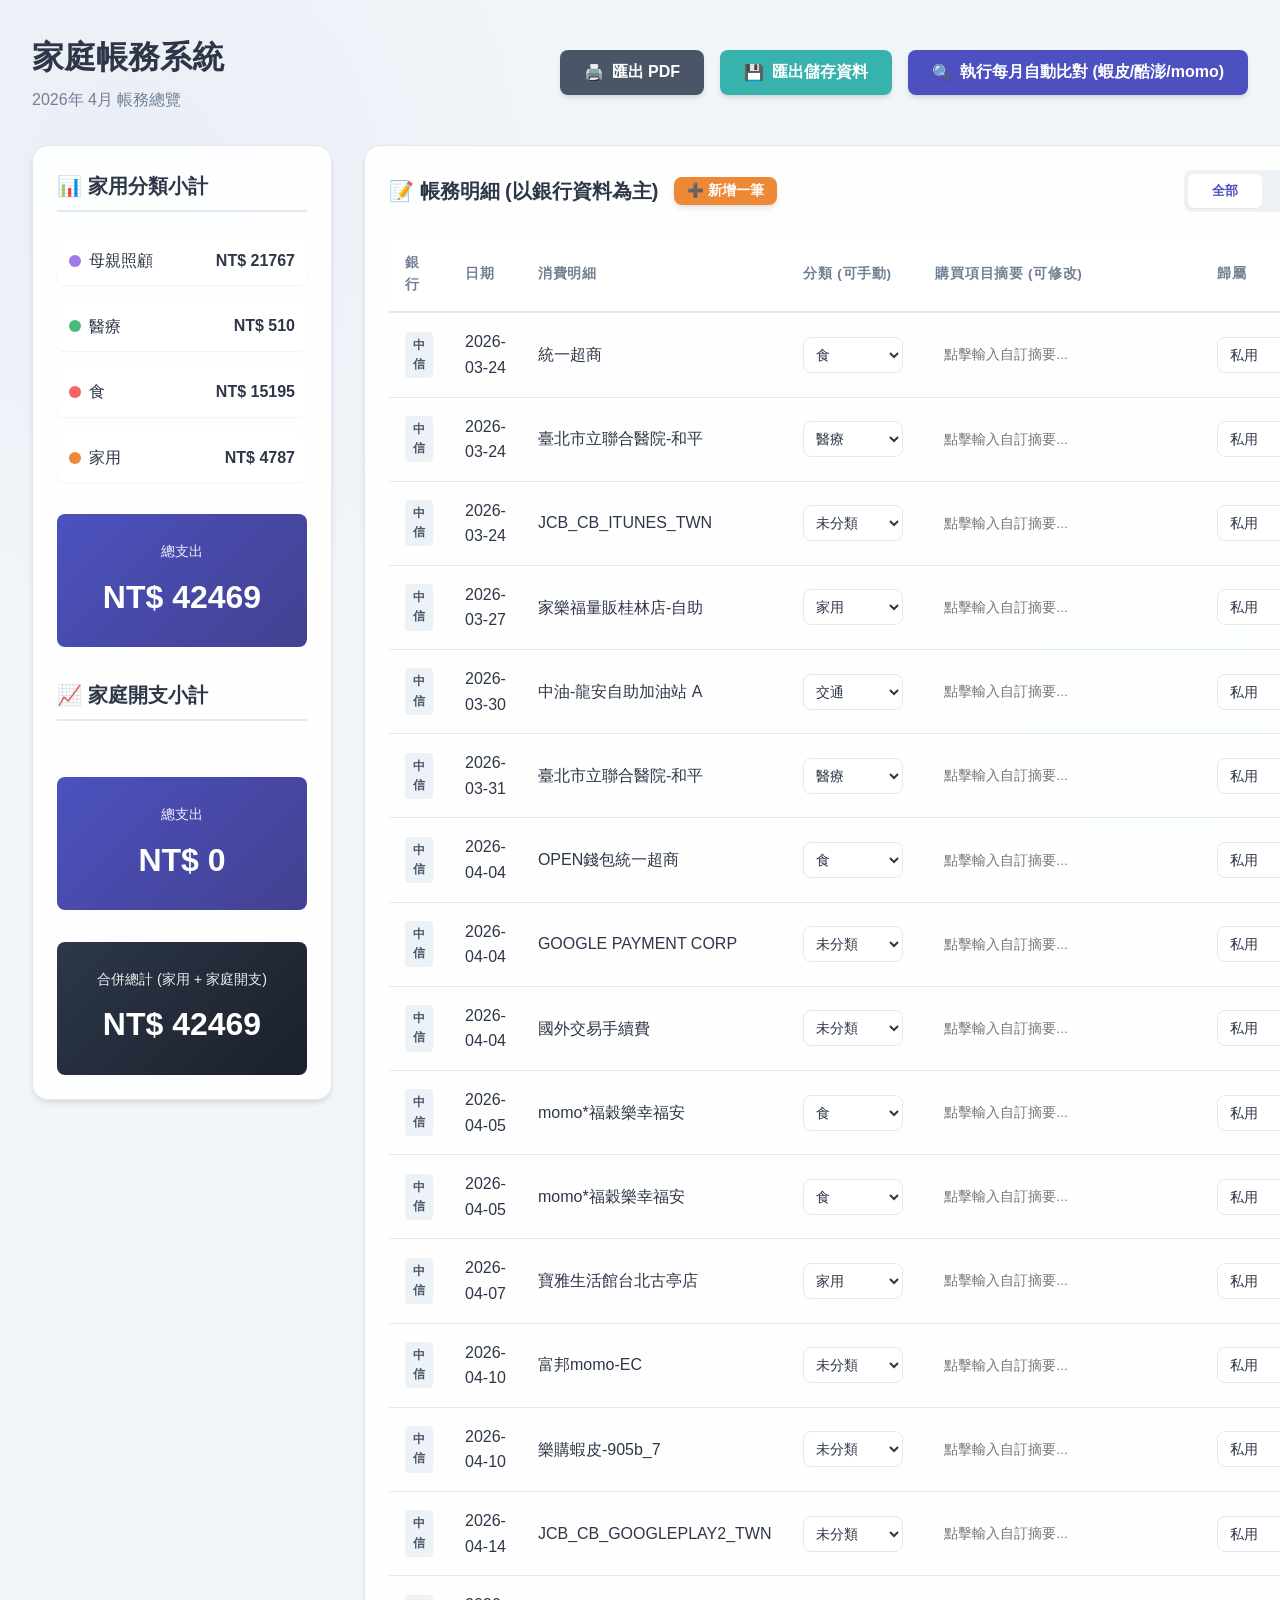
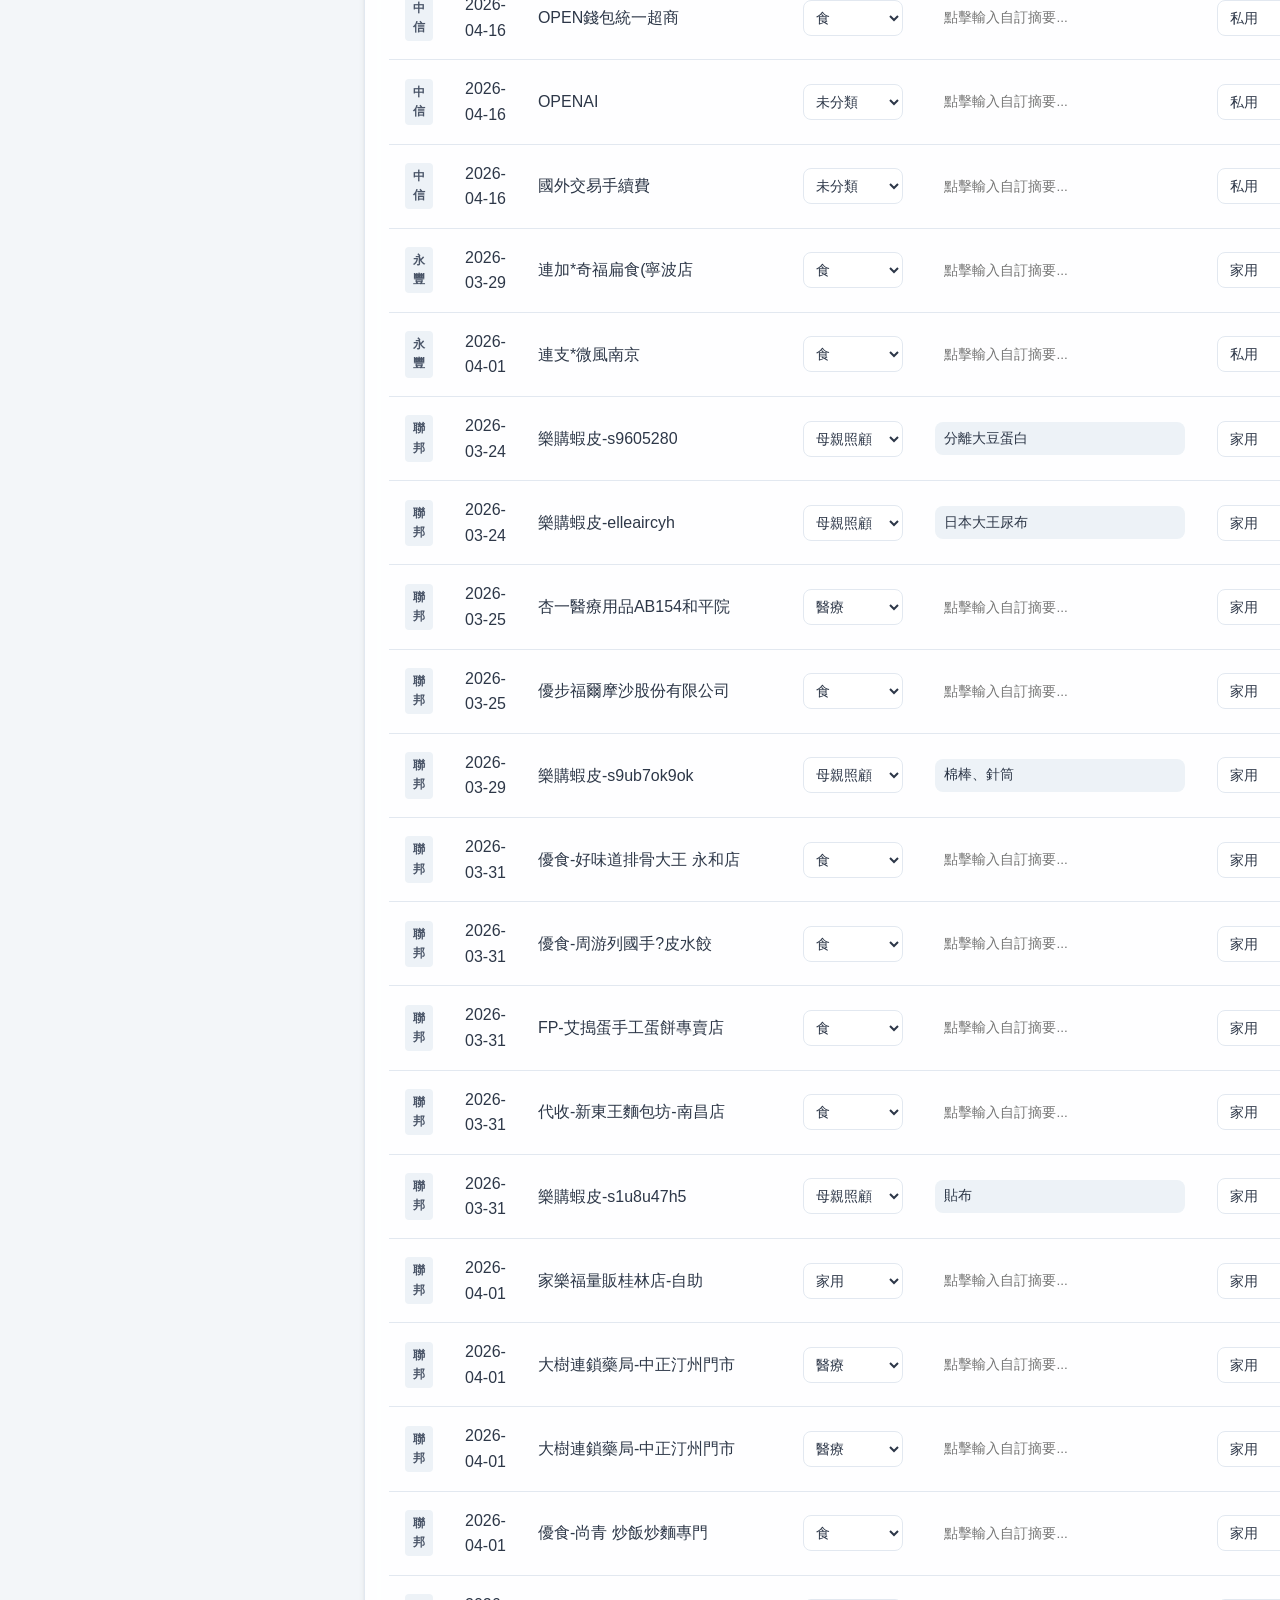
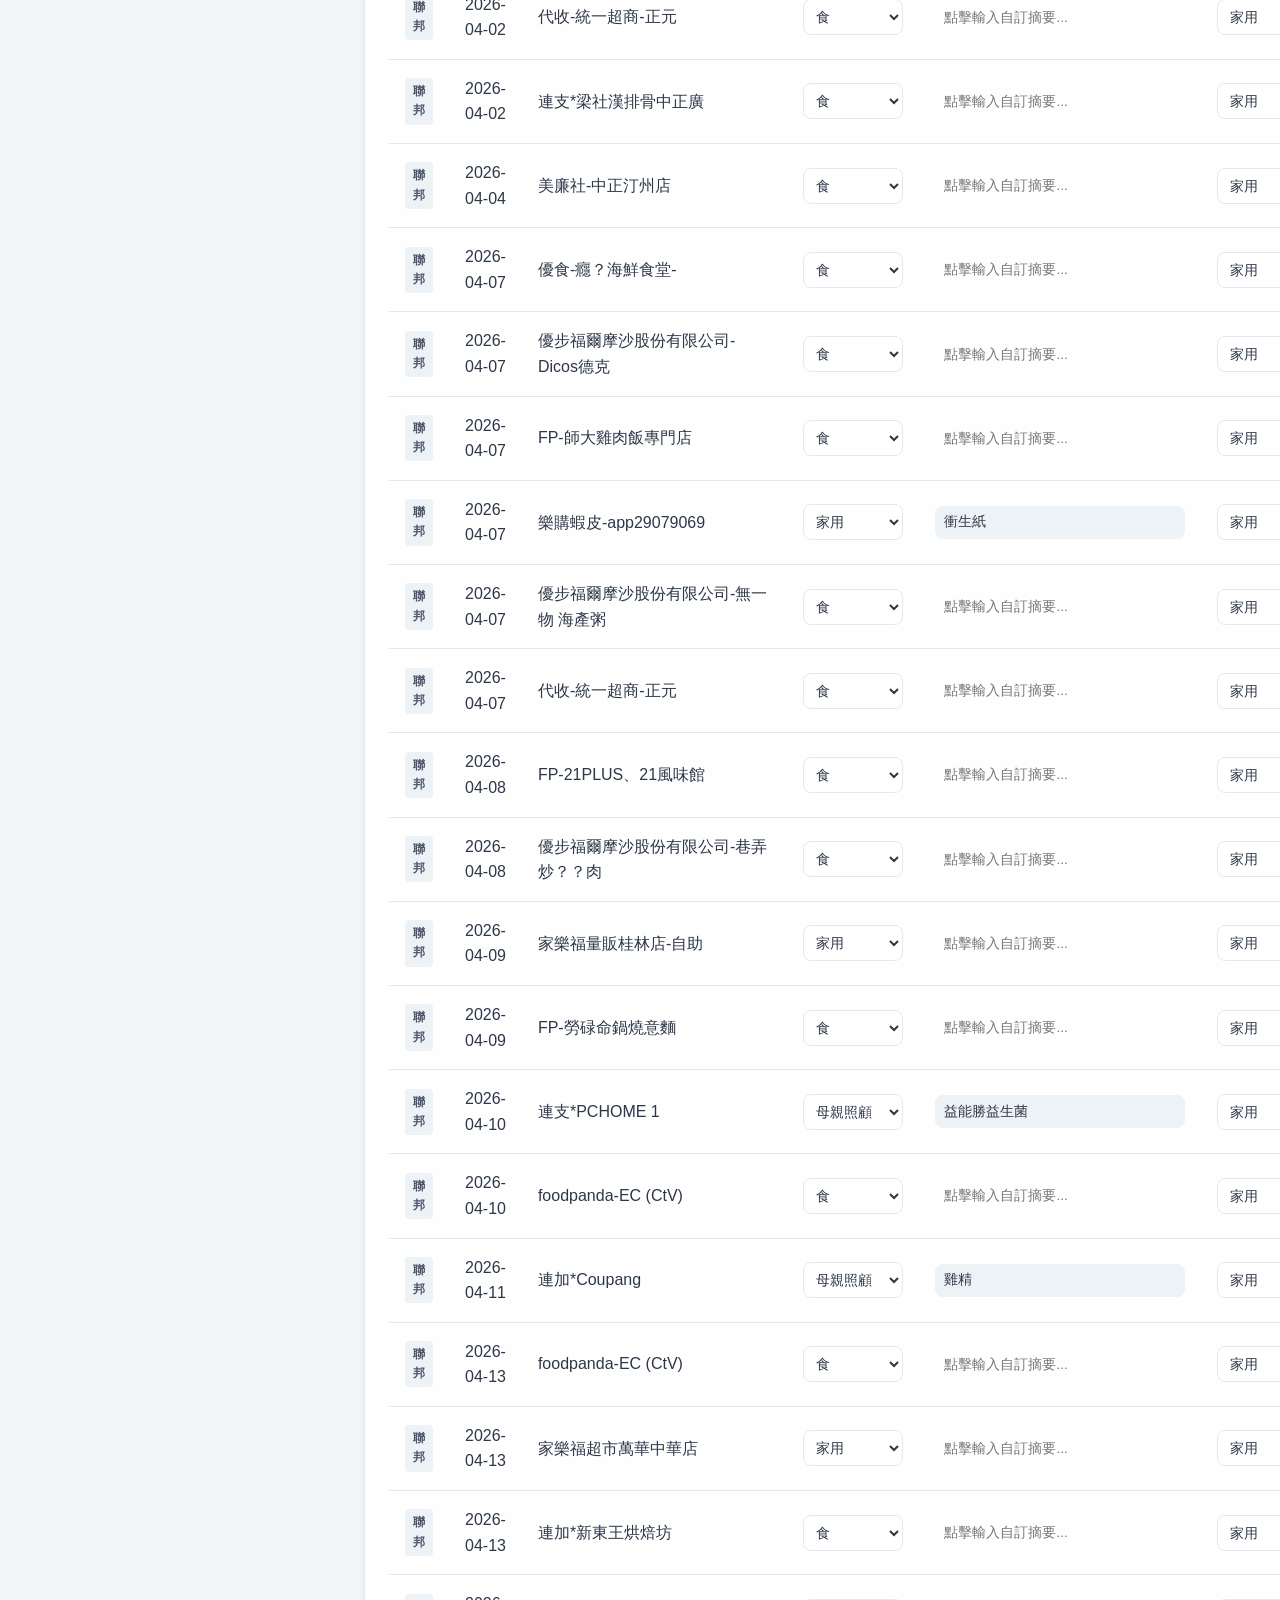
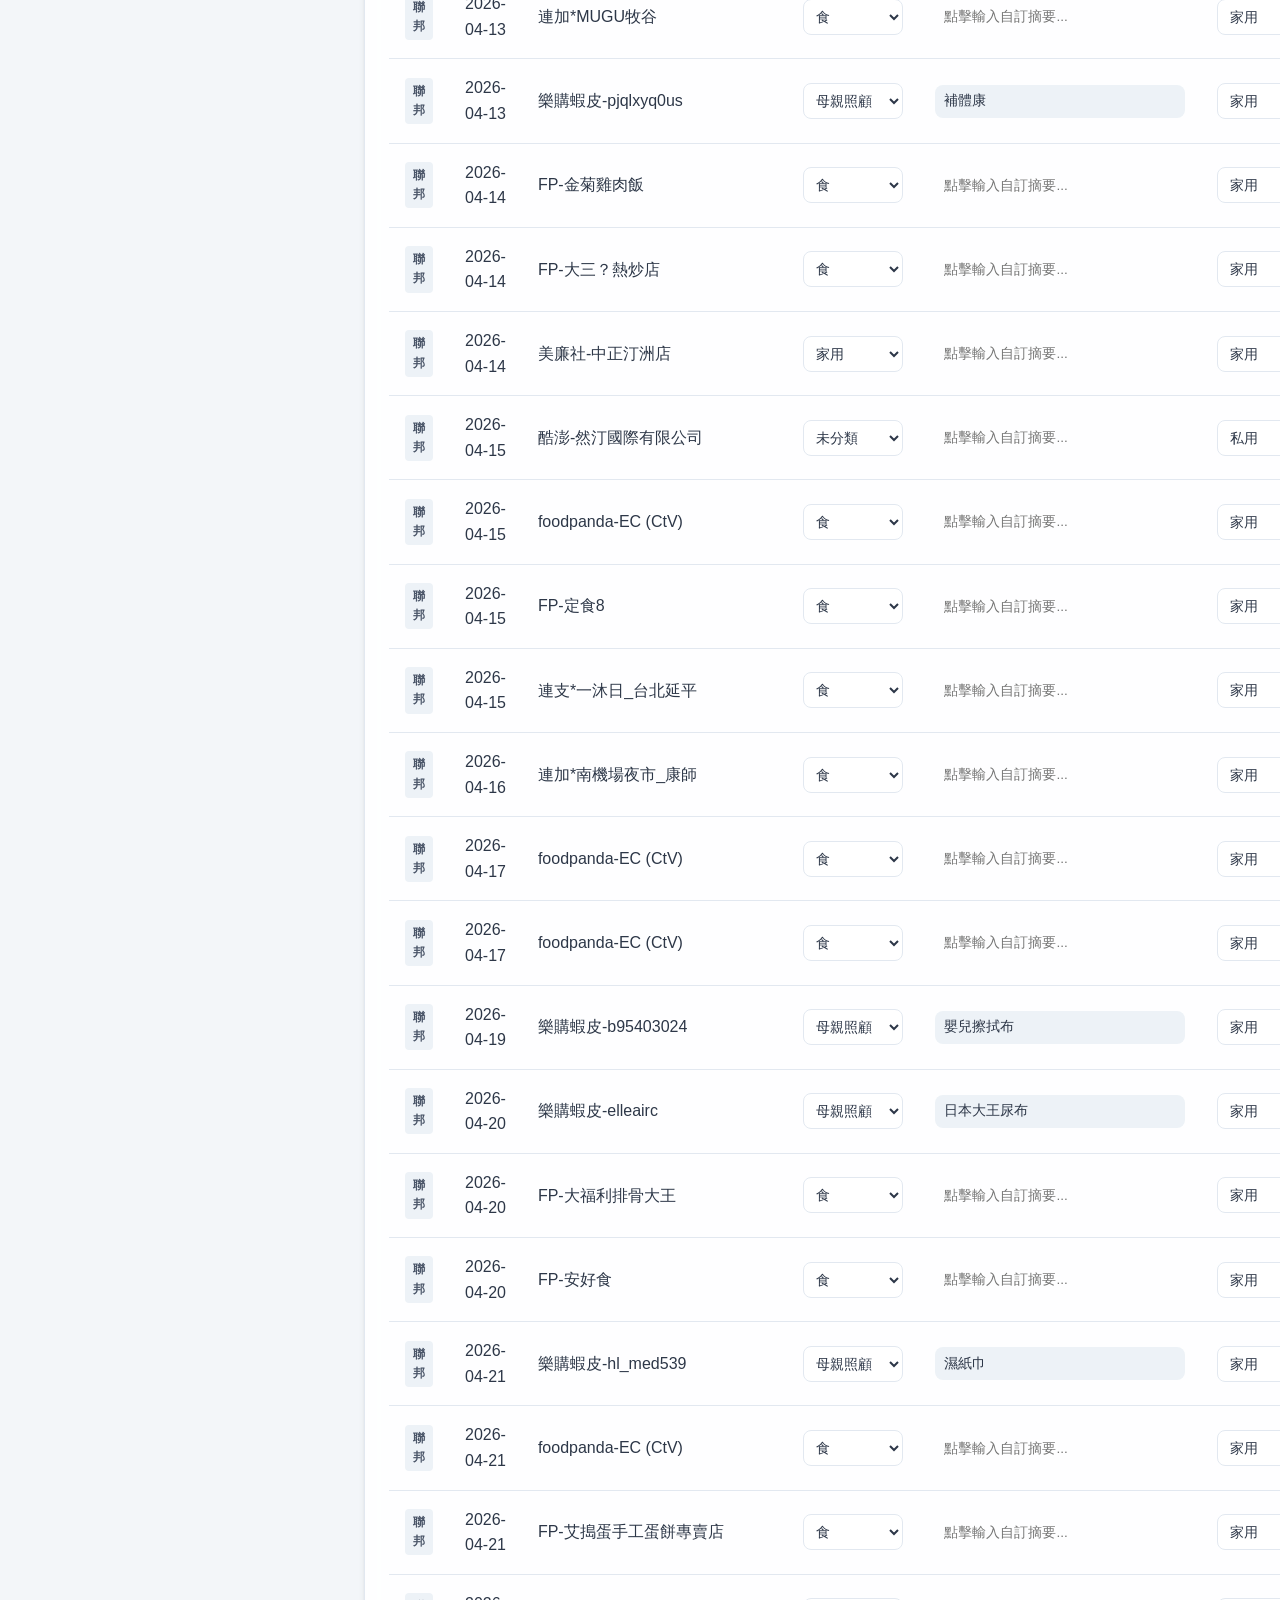
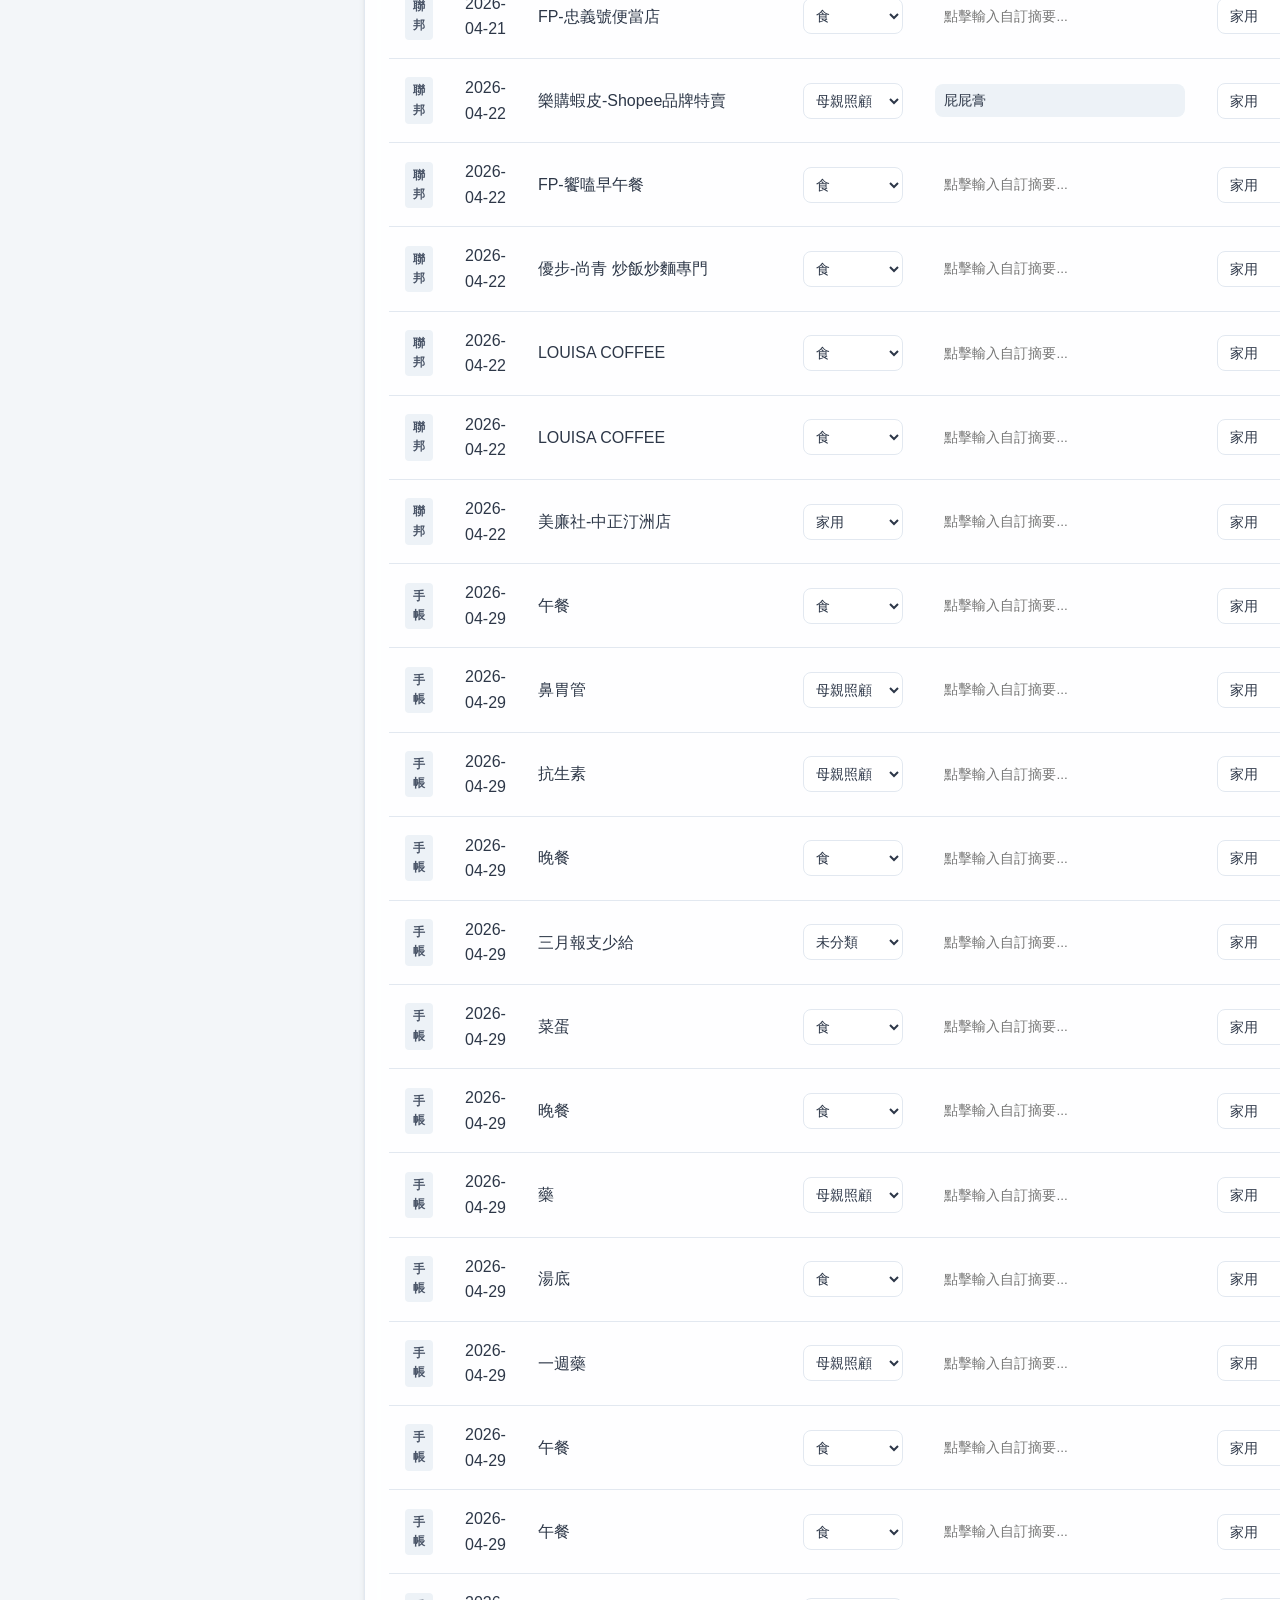
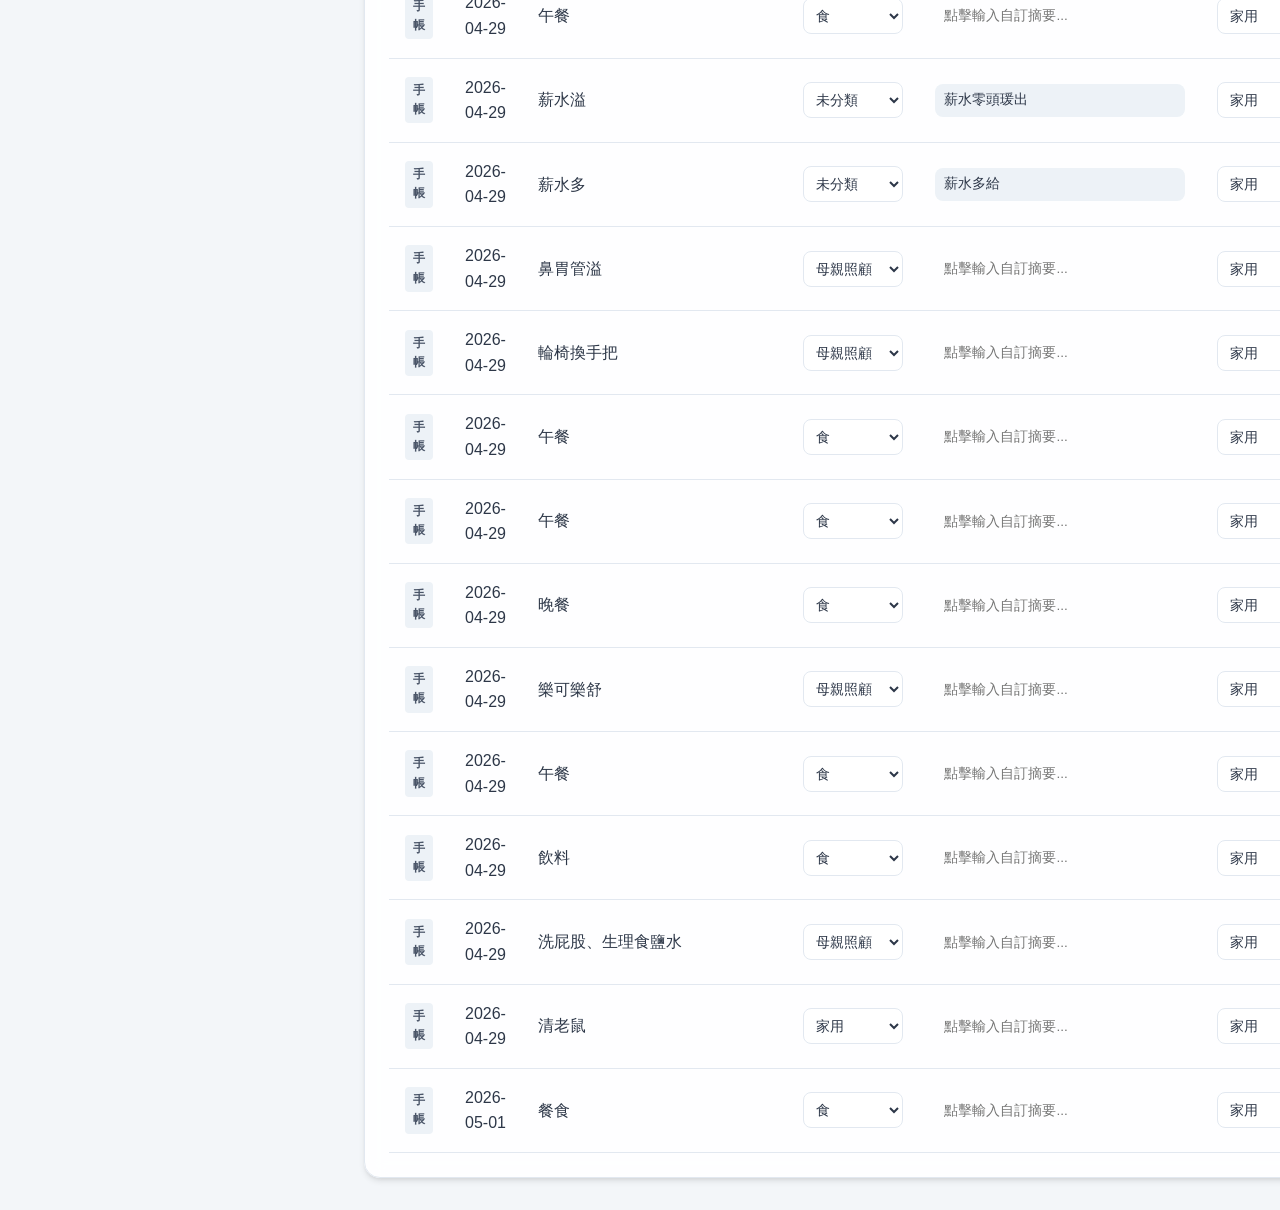
<file: 202604/index.html>
<!DOCTYPE html>
<html lang="zh-TW">
<head>
    <meta charset="UTF-8">
    <meta name="viewport" content="width=device-width, initial-scale=1.0">
    <title>每月家庭帳務記錄 (2026年4月)</title>
    <link rel="stylesheet" href="style.css">
</head>
<body>
    <div class="app-container">
        <!-- 頂部標題與控制區 -->
        <header class="header">
            <div>
                <h1>家庭帳務系統</h1>
                <p class="subtitle">2026年 4月 帳務總覽</p>
            </div>
            <div style="display: flex; gap: 1rem;">
                <button id="print-btn" class="primary-btn" style="background-color: #4a5568; border-color: #2d3748;">
                    <span class="icon">🖨️</span> 匯出 PDF
                </button>
                <button id="export-btn" class="primary-btn" style="background-color: #38b2ac; border-color: #319795;">
                    <span class="icon">💾</span> 匯出儲存資料
                </button>
                <button id="run-match-btn" class="primary-btn">
                    <span class="icon">🔍</span> 執行每月自動比對 (蝦皮/酷澎/momo)
                </button>
            </div>
        </header>

        <div class="content-wrapper">
            <!-- 左側：分類統計小計 -->
            <aside class="sidebar">
                <h2>📊 家用分類小計</h2>
                <div class="summary-list" id="summary-list">
                    <!-- 分類小計會由 JS 動態生成 -->
                </div>
                <div class="total-box" style="margin-bottom: 2rem;">
                    <span>總支出</span>
                    <h3 id="grand-total">NT$ 0</h3>
                </div>

                <h2>📈 家庭開支小計</h2>
                <div class="summary-list" id="family-summary-list">
                    <!-- 家庭開支分類小計會由 JS 動態生成 -->
                </div>
                <div class="total-box" style="margin-bottom: 2rem;">
                    <span>總支出</span>
                    <h3 id="family-grand-total">NT$ 0</h3>
                </div>

                <div class="total-box" style="background: linear-gradient(135deg, #2d3748 0%, #1a202c 100%);">
                    <span>合併總計 (家用 + 家庭開支)</span>
                    <h3 id="combined-grand-total">NT$ 0</h3>
                </div>
            </aside>

            <!-- 右側：帳務明細表 -->
            <main class="main-content">
                <div class="main-header">
                    <div style="display: flex; align-items: center; gap: 1rem;">
                        <h2>📝 帳務明細 (以銀行資料為主)</h2>
                        <button id="add-manual-btn" class="primary-btn" style="padding: 0.3rem 0.8rem; font-size: 0.85rem; background: #ed8936; border-color: #dd6b20;">
                            ➕ 新增一筆
                        </button>
                    </div>
                    <div class="tabs" id="usage-tabs">
                        <button class="tab-btn active" data-tab="all">全部</button>
                        <button class="tab-btn" data-tab="家用">家用</button>
                        <button class="tab-btn" data-tab="私用">私用</button>
                        <button class="tab-btn" data-tab="家庭開支">家庭開支</button>
                    </div>
                </div>
                <div class="table-container">
                    <table class="transaction-table">
                        <thead>
                            <tr>
                                <th>銀行</th>
                                <th>日期</th>
                                <th>消費明細</th>
                                <th>分類 (可手動)</th>
                                <th>購買項目摘要 (可修改)</th>
                                <th>歸屬</th>
                                <th class="text-right">台幣金額</th>
                                <th class="text-right">外幣金額</th>
                                <th style="text-align: center;">操作</th>
                            </tr>
                        </thead>
                        <tbody id="transaction-body">
                            <!-- 交易紀錄會由 JS 動態生成 -->
                        </tbody>
                    </table>
                </div>
            </main>
        </div>
    </div>

    <!-- 衝突選擇彈窗 (Modal) -->
    <div id="conflict-modal" class="modal">
        <div class="modal-content">
            <div class="modal-header">
                <h2>⚠️ 偵測到相同金額訂單</h2>
                <p>請為銀行扣款 <strong id="conflict-bank-detail"></strong> (金額: <strong id="conflict-amount"></strong>) 選擇對應的電商訂單：</p>
            </div>
            <div class="modal-body" id="conflict-options">
                <!-- 選項由 JS 產生 -->
            </div>
            <div class="modal-footer">
                <button id="skip-conflict-btn" class="secondary-btn">略過此筆</button>
            </div>
        </div>
    </div>

    <!-- 載入腳本 -->
    <!-- 手動新增視窗 -->
    <div id="manual-modal" class="modal">
        <div class="modal-content" style="max-width: 500px; padding: 2rem;">
            <h3 style="color: var(--primary-color); margin-bottom: 1rem;">➕ 新增手動項目</h3>
            
            <label style="font-weight: bold; font-size: 0.9rem;">日期 (格式: 2026-04-XX)</label>
            <input type="text" id="manual-date" class="summary-input" style="width: 100%; margin-bottom: 1rem; border: 1px solid #e2e8f0; padding: 0.5rem;">
            
            <label style="font-weight: bold; font-size: 0.9rem;">消費明細</label>
            <input type="text" id="manual-details" class="summary-input" style="width: 100%; margin-bottom: 0.5rem; border: 1px solid #e2e8f0; padding: 0.5rem;">
            
            <!-- 快速輸入標籤區塊 -->
            <div id="quick-tags" style="display: flex; flex-wrap: wrap; gap: 0.5rem; margin-bottom: 1rem;">
                <!-- Tags will be rendered by JS -->
            </div>
            
            <label style="font-weight: bold; font-size: 0.9rem;">金額 (台幣)</label>
            <input type="number" id="manual-amount" class="summary-input" style="width: 100%; margin-bottom: 1rem; border: 1px solid #e2e8f0; padding: 0.5rem;">
            
            <label style="font-weight: bold; font-size: 0.9rem;">分類</label>
            <select id="manual-cat" class="cat-select" style="width: 100%; margin-bottom: 1rem; padding: 0.5rem;"></select>
            
            <label style="font-weight: bold; font-size: 0.9rem;">歸屬</label>
            <select id="manual-usage" class="usage-select" style="width: 100%; margin-bottom: 1.5rem; padding: 0.5rem;">
                <option value="家用" selected>家用</option>
                <option value="私用">私用</option>
                <option value="家庭開支">家庭開支</option>
            </select>
            
            <div style="display: flex; gap: 1rem; justify-content: flex-end;">
                <button id="cancel-manual-btn" class="primary-btn" style="background: #a0aec0;">取消</button>
                <button id="confirm-manual-btn" class="primary-btn">確認新增</button>
            </div>
        </div>
    </div>

    <script src="script.js"></script>
</body>
</html>
</file>
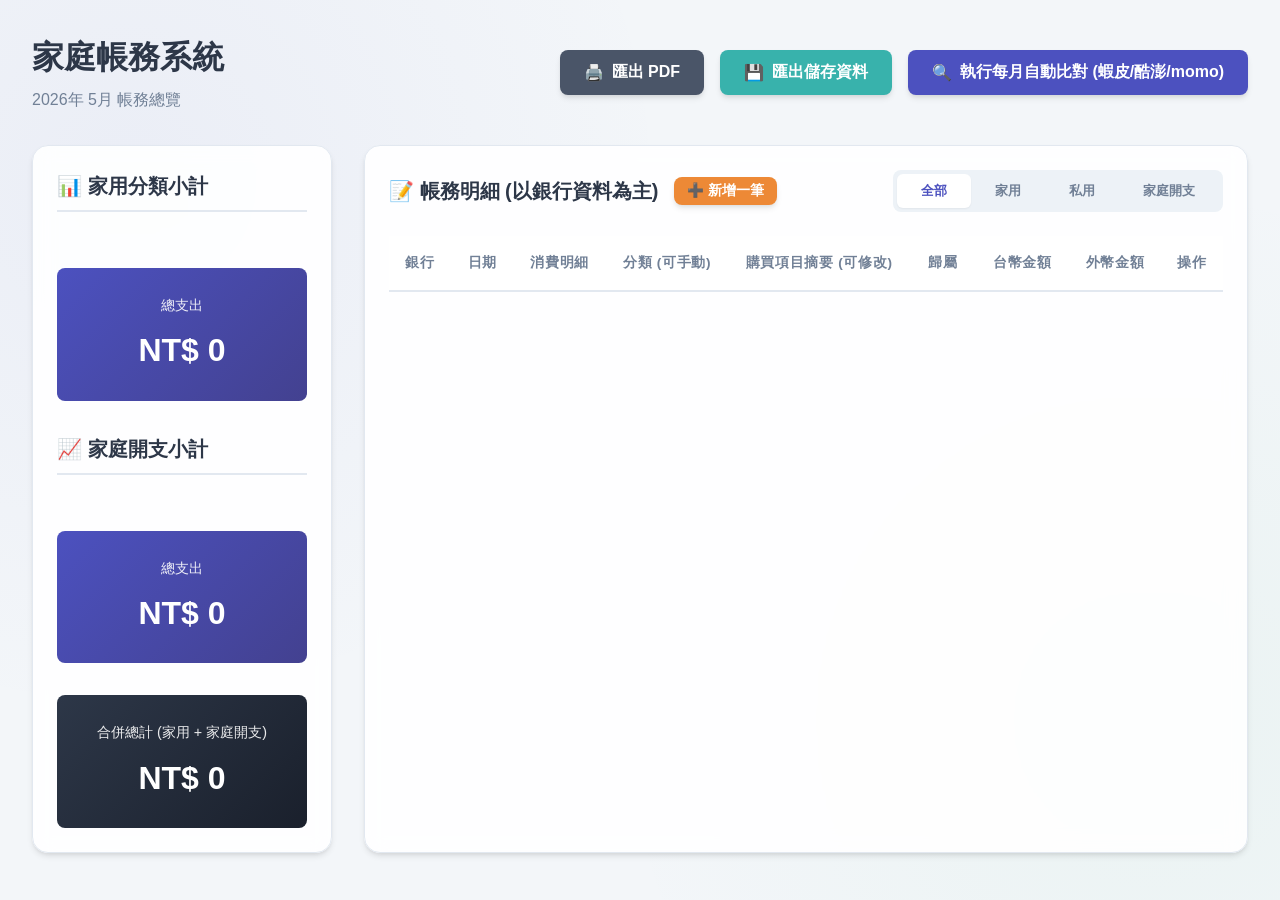
<file: 202605/index.html>
<!DOCTYPE html>
<html lang="zh-TW">
<head>
    <meta charset="UTF-8">
    <meta name="viewport" content="width=device-width, initial-scale=1.0">
    <title>每月家庭帳務記錄 (2026年5月)</title>
    <link rel="stylesheet" href="style.css">
</head>
<body>
    <div class="app-container">
        <!-- 頂部標題與控制區 -->
        <header class="header">
            <div>
                <h1>家庭帳務系統</h1>
                <p class="subtitle">2026年 5月 帳務總覽</p>
            </div>
            <div style="display: flex; gap: 1rem;">
                <button id="print-btn" class="primary-btn" style="background-color: #4a5568; border-color: #2d3748;">
                    <span class="icon">🖨️</span> 匯出 PDF
                </button>
                <button id="export-btn" class="primary-btn" style="background-color: #38b2ac; border-color: #319795;">
                    <span class="icon">💾</span> 匯出儲存資料
                </button>
                <button id="run-match-btn" class="primary-btn">
                    <span class="icon">🔍</span> 執行每月自動比對 (蝦皮/酷澎/momo)
                </button>
            </div>
        </header>

        <div class="content-wrapper">
            <!-- 左側：分類統計小計 -->
            <aside class="sidebar">
                <h2>📊 家用分類小計</h2>
                <div class="summary-list" id="summary-list">
                    <!-- 分類小計會由 JS 動態生成 -->
                </div>
                <div class="total-box" style="margin-bottom: 2rem;">
                    <span>總支出</span>
                    <h3 id="grand-total">NT$ 0</h3>
                </div>

                <h2>📈 家庭開支小計</h2>
                <div class="summary-list" id="family-summary-list">
                    <!-- 家庭開支分類小計會由 JS 動態生成 -->
                </div>
                <div class="total-box" style="margin-bottom: 2rem;">
                    <span>總支出</span>
                    <h3 id="family-grand-total">NT$ 0</h3>
                </div>

                <div class="total-box" style="background: linear-gradient(135deg, #2d3748 0%, #1a202c 100%);">
                    <span>合併總計 (家用 + 家庭開支)</span>
                    <h3 id="combined-grand-total">NT$ 0</h3>
                </div>
            </aside>

            <!-- 右側：帳務明細表 -->
            <main class="main-content">
                <div class="main-header">
                    <div style="display: flex; align-items: center; gap: 1rem;">
                        <h2>📝 帳務明細 (以銀行資料為主)</h2>
                        <button id="add-manual-btn" class="primary-btn" style="padding: 0.3rem 0.8rem; font-size: 0.85rem; background: #ed8936; border-color: #dd6b20;">
                            ➕ 新增一筆
                        </button>
                    </div>
                    <div class="tabs" id="usage-tabs">
                        <button class="tab-btn active" data-tab="all">全部</button>
                        <button class="tab-btn" data-tab="家用">家用</button>
                        <button class="tab-btn" data-tab="私用">私用</button>
                        <button class="tab-btn" data-tab="家庭開支">家庭開支</button>
                    </div>
                </div>
                <div class="table-container">
                    <table class="transaction-table">
                        <thead>
                            <tr>
                                <th>銀行</th>
                                <th>日期</th>
                                <th>消費明細</th>
                                <th>分類 (可手動)</th>
                                <th>購買項目摘要 (可修改)</th>
                                <th>歸屬</th>
                                <th class="text-right">台幣金額</th>
                                <th class="text-right">外幣金額</th>
                                <th style="text-align: center;">操作</th>
                            </tr>
                        </thead>
                        <tbody id="transaction-body">
                            <!-- 交易紀錄會由 JS 動態生成 -->
                        </tbody>
                    </table>
                </div>
            </main>
        </div>
    </div>

    <!-- 衝突選擇彈窗 (Modal) -->
    <div id="conflict-modal" class="modal">
        <div class="modal-content">
            <div class="modal-header">
                <h2>⚠️ 偵測到相同金額訂單</h2>
                <p>請為銀行扣款 <strong id="conflict-bank-detail"></strong> (金額: <strong id="conflict-amount"></strong>) 選擇對應的電商訂單：</p>
            </div>
            <div class="modal-body" id="conflict-options">
                <!-- 選項由 JS 產生 -->
            </div>
            <div class="modal-footer">
                <button id="skip-conflict-btn" class="secondary-btn">略過此筆</button>
            </div>
        </div>
    </div>

    <!-- 載入腳本 -->
    <!-- 手動新增視窗 -->
    <div id="manual-modal" class="modal">
        <div class="modal-content" style="max-width: 500px; padding: 2rem;">
            <h3 style="color: var(--primary-color); margin-bottom: 1rem;">➕ 新增手動項目</h3>
            
            <label style="font-weight: bold; font-size: 0.9rem;">日期 (格式: 2026-05-XX)</label>
            <input type="text" id="manual-date" class="summary-input" style="width: 100%; margin-bottom: 1rem; border: 1px solid #e2e8f0; padding: 0.5rem;">
            
            <label style="font-weight: bold; font-size: 0.9rem;">消費明細</label>
            <input type="text" id="manual-details" class="summary-input" style="width: 100%; margin-bottom: 0.5rem; border: 1px solid #e2e8f0; padding: 0.5rem;">
            
            <!-- 快速輸入標籤區塊 -->
            <div id="quick-tags" style="display: flex; flex-wrap: wrap; gap: 0.5rem; margin-bottom: 1rem;">
                <!-- Tags will be rendered by JS -->
            </div>
            
            <label style="font-weight: bold; font-size: 0.9rem;">金額 (台幣)</label>
            <input type="number" id="manual-amount" class="summary-input" style="width: 100%; margin-bottom: 1rem; border: 1px solid #e2e8f0; padding: 0.5rem;">
            
            <label style="font-weight: bold; font-size: 0.9rem;">分類</label>
            <select id="manual-cat" class="cat-select" style="width: 100%; margin-bottom: 1rem; padding: 0.5rem;"></select>
            
            <label style="font-weight: bold; font-size: 0.9rem;">歸屬</label>
            <select id="manual-usage" class="usage-select" style="width: 100%; margin-bottom: 1.5rem; padding: 0.5rem;">
                <option value="家用" selected>家用</option>
                <option value="私用">私用</option>
                <option value="家庭開支">家庭開支</option>
            </select>
            
            <div style="display: flex; gap: 1rem; justify-content: flex-end;">
                <button id="cancel-manual-btn" class="primary-btn" style="background: #a0aec0;">取消</button>
                <button id="confirm-manual-btn" class="primary-btn">確認新增</button>
            </div>
        </div>
    </div>

    <script src="script.js"></script>
</body>
</html>
</file>
<file: 202604/style.css>
:root {
    --bg-color: #f3f6f9;
    --card-bg: rgba(255, 255, 255, 0.9);
    --text-primary: #2d3748;
    --text-secondary: #718096;
    --primary-color: #4c51bf;
    --primary-hover: #434190;
    --border-color: #e2e8f0;
    --shadow-sm: 0 1px 2px 0 rgba(0, 0, 0, 0.05);
    --shadow-md: 0 4px 6px -1px rgba(0, 0, 0, 0.1), 0 2px 4px -1px rgba(0, 0, 0, 0.06);
    --shadow-lg: 0 10px 15px -3px rgba(0, 0, 0, 0.1), 0 4px 6px -2px rgba(0, 0, 0, 0.05);
    --radius-md: 0.5rem;
    --radius-lg: 1rem;
    
    /* Category Colors */
    --cat-food: #f56565;
    --cat-transport: #4299e1;
    --cat-medical: #48bb78;
    --cat-household: #ed8936;
    --cat-mother: #9f7aea;
    --cat-other: #a0aec0;
}

* {
    box-sizing: border-box;
    margin: 0;
    padding: 0;
}

body {
    font-family: 'Inter', 'Segoe UI', 'Microsoft JhengHei', sans-serif;
    background-color: var(--bg-color);
    background-image: radial-gradient(circle at 10% 20%, rgba(76, 81, 191, 0.05) 0%, transparent 40%),
                      radial-gradient(circle at 90% 80%, rgba(72, 187, 120, 0.05) 0%, transparent 40%);
    background-attachment: fixed;
    color: var(--text-primary);
    line-height: 1.6;
}

.app-container {
    max-width: 1400px;
    margin: 0 auto;
    padding: 2rem;
}

/* Header */
.header {
    display: flex;
    justify-content: space-between;
    align-items: center;
    margin-bottom: 2rem;
}

.header h1 {
    font-size: 2rem;
    font-weight: 700;
    color: var(--text-primary);
    margin-bottom: 0.25rem;
}

.subtitle {
    color: var(--text-secondary);
    font-size: 1rem;
}

/* Buttons */
.primary-btn {
    background-color: var(--primary-color);
    color: white;
    border: none;
    padding: 0.75rem 1.5rem;
    border-radius: var(--radius-md);
    font-size: 1rem;
    font-weight: 600;
    cursor: pointer;
    transition: all 0.2s ease;
    display: flex;
    align-items: center;
    gap: 0.5rem;
    box-shadow: var(--shadow-md);
}

.primary-btn:hover {
    background-color: var(--primary-hover);
    transform: translateY(-1px);
    box-shadow: var(--shadow-lg);
}

.primary-btn:active {
    transform: translateY(1px);
}

.secondary-btn {
    background-color: #e2e8f0;
    color: var(--text-primary);
    border: none;
    padding: 0.5rem 1rem;
    border-radius: var(--radius-md);
    font-size: 0.9rem;
    font-weight: 600;
    cursor: pointer;
    transition: all 0.2s ease;
}

.secondary-btn:hover {
    background-color: #cbd5e0;
}

/* Layout */
.content-wrapper {
    display: grid;
    grid-template-columns: 300px 1fr;
    gap: 2rem;
}

/* Sidebar & Cards */
.sidebar {
    background: var(--card-bg);
    backdrop-filter: blur(10px);
    padding: 1.5rem;
    border-radius: var(--radius-lg);
    box-shadow: var(--shadow-md);
    border: 1px solid var(--border-color);
    align-self: start;
}

.sidebar h2 {
    font-size: 1.25rem;
    margin-bottom: 1.5rem;
    padding-bottom: 0.5rem;
    border-bottom: 2px solid var(--border-color);
}

.summary-list {
    display: flex;
    flex-direction: column;
    gap: 1rem;
    margin-bottom: 1.5rem;
}

.summary-item {
    display: flex;
    justify-content: space-between;
    align-items: center;
    padding: 0.75rem;
    background: white;
    border-radius: var(--radius-md);
    box-shadow: var(--shadow-sm);
    transition: transform 0.2s;
}

.summary-item:hover {
    transform: translateX(4px);
}

.summary-label {
    display: flex;
    align-items: center;
    gap: 0.5rem;
    font-weight: 500;
}

.cat-dot {
    width: 12px;
    height: 12px;
    border-radius: 50%;
}

.summary-value {
    font-weight: 700;
    color: var(--text-primary);
}

.total-box {
    background: linear-gradient(135deg, var(--primary-color) 0%, var(--primary-hover) 100%);
    color: white;
    padding: 1.5rem;
    border-radius: var(--radius-md);
    text-align: center;
    margin-top: 2rem;
}

.total-box span {
    font-size: 0.9rem;
    opacity: 0.9;
}

.total-box h3 {
    font-size: 2rem;
    margin-top: 0.5rem;
}

/* Main Content & Table */
.main-content {
    background: var(--card-bg);
    backdrop-filter: blur(10px);
    padding: 1.5rem;
    border-radius: var(--radius-lg);
    box-shadow: var(--shadow-md);
    border: 1px solid var(--border-color);
}

.main-header {
    display: flex;
    justify-content: space-between;
    align-items: center;
    margin-bottom: 1.5rem;
    flex-wrap: wrap;
    gap: 1rem;
}

.main-header h2 {
    font-size: 1.25rem;
    margin-bottom: 0;
}

/* Tabs */
.tabs {
    display: flex;
    background: #edf2f7;
    padding: 0.25rem;
    border-radius: var(--radius-md);
}

.tab-btn {
    padding: 0.5rem 1.5rem;
    border: none;
    background: transparent;
    border-radius: 6px;
    font-weight: 600;
    color: var(--text-secondary);
    cursor: pointer;
    transition: all 0.2s;
}

.tab-btn:hover {
    color: var(--text-primary);
}

.tab-btn.active {
    background: white;
    color: var(--primary-color);
    box-shadow: var(--shadow-sm);
}

.table-container {
    overflow-x: auto;
}

.transaction-table {
    width: 100%;
    border-collapse: separate;
    border-spacing: 0;
}

.transaction-table th {
    text-align: left;
    padding: 1rem;
    color: var(--text-secondary);
    font-weight: 600;
    font-size: 0.85rem;
    text-transform: uppercase;
    letter-spacing: 0.05em;
    border-bottom: 2px solid var(--border-color);
    position: sticky;
    top: 0;
    background: var(--card-bg);
}

.transaction-table td {
    padding: 1rem;
    border-bottom: 1px solid var(--border-color);
    vertical-align: middle;
}

.transaction-table tr {
    transition: background-color 0.2s ease;
}

.transaction-table tbody tr:hover {
    background-color: #f7fafc;
}

.text-right {
    text-align: right !important;
}

.amount {
    font-weight: 600;
    font-family: monospace;
    font-size: 1.1rem;
}

.amount.negative {
    color: #e53e3e;
}

.bank-tag {
    display: inline-block;
    padding: 0.25rem 0.5rem;
    border-radius: 4px;
    font-size: 0.75rem;
    font-weight: 600;
    background: #edf2f7;
    color: #4a5568;
}

.detail-text {
    font-weight: 500;
}

/* Category Select & Usage Select */
.cat-select, .usage-select {
    padding: 0.5rem;
    border: 1px solid var(--border-color);
    border-radius: var(--radius-md);
    background-color: white;
    font-family: inherit;
    font-size: 0.9rem;
    color: var(--text-primary);
    cursor: pointer;
    transition: border-color 0.2s;
}

.cat-select { width: 100px; }
.usage-select { width: 80px; }

.cat-select:focus, .usage-select:focus {
    outline: none;
    border-color: var(--primary-color);
}

/* Item Summary Badges & Input */
.item-summary {
    display: flex;
    align-items: center;
    gap: 0.5rem;
}

.summary-input {
    font-size: 0.85rem;
    color: var(--text-primary);
    background: #edf2f7;
    padding: 0.5rem;
    border-radius: var(--radius-md);
    border: 1px solid transparent;
    width: 250px;
    font-family: inherit;
    transition: all 0.2s;
}

.summary-input:focus {
    background: white;
    border-color: var(--primary-color);
    outline: none;
    box-shadow: 0 0 0 2px rgba(76, 81, 191, 0.2);
}

.summary-input.empty {
    background: transparent;
    color: var(--text-secondary);
}

.item-count {
    display: inline-block;
    background: var(--primary-color);
    color: white;
    padding: 2px 6px;
    border-radius: 12px;
    font-size: 0.75rem;
    font-weight: bold;
    flex-shrink: 0;
}

/* Modal */
.modal {
    display: none;
    position: fixed;
    top: 0;
    left: 0;
    width: 100%;
    height: 100%;
    background: rgba(0, 0, 0, 0.5);
    backdrop-filter: blur(4px);
    z-index: 1000;
    align-items: center;
    justify-content: center;
}

.modal.active {
    display: flex;
    animation: fadeIn 0.3s ease;
}

.modal-content {
    background: white;
    width: 90%;
    max-width: 600px;
    border-radius: var(--radius-lg);
    box-shadow: var(--shadow-lg);
    overflow: hidden;
}

.modal-header {
    padding: 1.5rem;
    border-bottom: 1px solid var(--border-color);
    background: #fffaf0;
}

.modal-header h2 {
    color: #dd6b20;
    display: flex;
    align-items: center;
    gap: 0.5rem;
}

.modal-body {
    padding: 1.5rem;
    max-height: 400px;
    overflow-y: auto;
}

.option-card {
    border: 1px solid var(--border-color);
    padding: 1rem;
    border-radius: var(--radius-md);
    margin-bottom: 1rem;
    cursor: pointer;
    transition: all 0.2s;
    display: flex;
    justify-content: space-between;
    align-items: center;
}

.option-card:hover {
    border-color: var(--primary-color);
    background: #ebf4ff;
}

.option-info h4 {
    margin-bottom: 0.25rem;
    color: var(--primary-color);
}

.option-info p {
    font-size: 0.85rem;
    color: var(--text-secondary);
}

.modal-footer {
    padding: 1.5rem;
    border-top: 1px solid var(--border-color);
    display: flex;
    justify-content: flex-end;
}

@keyframes fadeIn {
    from { opacity: 0; }
    to { opacity: 1; }
}

@media (max-width: 1024px) {
    .content-wrapper {
        grid-template-columns: 1fr;
    }
}

/* 快速標籤按鈕 */
.quick-tag {
    background: #e2e8f0;
    color: #4a5568;
    border: 1px solid #cbd5e0;
    padding: 0.3rem 0.6rem;
    border-radius: 15px;
    font-size: 0.8rem;
    cursor: pointer;
    transition: all 0.2s;
}
.quick-tag:hover {
    background: #edf2f7;
    border-color: #a0aec0;
    transform: translateY(-1px);
}

/* 刪除按鈕 */
.delete-btn {
    background: transparent;
    border: none;
    cursor: pointer;
    font-size: 1.1rem;
    opacity: 0.4;
    transition: all 0.2s;
}
.delete-btn:hover {
    opacity: 1;
    transform: scale(1.1);
}

/* 列印 / 匯出 PDF 專屬報表排版 */
@media print {
    /* 強制橫向列印，確保右側金額不會被切掉 */
    @page { 
        size: landscape; 
        margin: 1cm; 
    }
    body { background: white !important; -webkit-print-color-adjust: exact; print-color-adjust: exact; }
    /* 隱藏所有按鈕與頁籤 */
    .primary-btn, .tabs, .delete-btn { display: none !important; }
    /* 隱藏表格最後一欄的「操作」 */
    th:last-child, td:last-child { display: none !important; }
    /* 將左右並排改為上下排列，讓 PDF 更好閱讀 */
    .content-wrapper { display: block !important; }
    .sidebar { margin-bottom: 2rem !important; box-shadow: none !important; border: 2px solid #e2e8f0 !important; page-break-inside: avoid; }
    .main-content { box-shadow: none !important; border: none !important; padding: 0 !important; }
    /* 讓下拉選單和輸入框看起來像純文字，並允許換行 */
    select, input { 
        border: none !important; 
        background: transparent !important; 
        -webkit-appearance: none !important; 
        appearance: none !important; 
        color: black !important; 
        padding: 0 !important; 
        font-weight: 500;
        width: auto !important;
        max-width: 150px;
        white-space: normal;
    }
    /* 縮小表格字體與間距，讓每一列塞得進版面 */
    .transaction-table { 
        font-size: 11px !important; 
        page-break-inside: auto; 
    }
    .transaction-table th, .transaction-table td {
        padding: 6px 4px !important;
    }
    .amount {
        font-size: 12px !important;
    }
    tr { page-break-inside: avoid; page-break-after: auto; }
}
</file>
<file: 202605/style.css>
:root {
    --bg-color: #f3f6f9;
    --card-bg: rgba(255, 255, 255, 0.9);
    --text-primary: #2d3748;
    --text-secondary: #718096;
    --primary-color: #4c51bf;
    --primary-hover: #434190;
    --border-color: #e2e8f0;
    --shadow-sm: 0 1px 2px 0 rgba(0, 0, 0, 0.05);
    --shadow-md: 0 4px 6px -1px rgba(0, 0, 0, 0.1), 0 2px 4px -1px rgba(0, 0, 0, 0.06);
    --shadow-lg: 0 10px 15px -3px rgba(0, 0, 0, 0.1), 0 4px 6px -2px rgba(0, 0, 0, 0.05);
    --radius-md: 0.5rem;
    --radius-lg: 1rem;
    
    /* Category Colors */
    --cat-food: #f56565;
    --cat-transport: #4299e1;
    --cat-medical: #48bb78;
    --cat-household: #ed8936;
    --cat-mother: #9f7aea;
    --cat-other: #a0aec0;
}

* {
    box-sizing: border-box;
    margin: 0;
    padding: 0;
}

body {
    font-family: 'Inter', 'Segoe UI', 'Microsoft JhengHei', sans-serif;
    background-color: var(--bg-color);
    background-image: radial-gradient(circle at 10% 20%, rgba(76, 81, 191, 0.05) 0%, transparent 40%),
                      radial-gradient(circle at 90% 80%, rgba(72, 187, 120, 0.05) 0%, transparent 40%);
    background-attachment: fixed;
    color: var(--text-primary);
    line-height: 1.6;
}

.app-container {
    max-width: 1400px;
    margin: 0 auto;
    padding: 2rem;
}

/* Header */
.header {
    display: flex;
    justify-content: space-between;
    align-items: center;
    margin-bottom: 2rem;
}

.header h1 {
    font-size: 2rem;
    font-weight: 700;
    color: var(--text-primary);
    margin-bottom: 0.25rem;
}

.subtitle {
    color: var(--text-secondary);
    font-size: 1rem;
}

/* Buttons */
.primary-btn {
    background-color: var(--primary-color);
    color: white;
    border: none;
    padding: 0.75rem 1.5rem;
    border-radius: var(--radius-md);
    font-size: 1rem;
    font-weight: 600;
    cursor: pointer;
    transition: all 0.2s ease;
    display: flex;
    align-items: center;
    gap: 0.5rem;
    box-shadow: var(--shadow-md);
}

.primary-btn:hover {
    background-color: var(--primary-hover);
    transform: translateY(-1px);
    box-shadow: var(--shadow-lg);
}

.primary-btn:active {
    transform: translateY(1px);
}

.secondary-btn {
    background-color: #e2e8f0;
    color: var(--text-primary);
    border: none;
    padding: 0.5rem 1rem;
    border-radius: var(--radius-md);
    font-size: 0.9rem;
    font-weight: 600;
    cursor: pointer;
    transition: all 0.2s ease;
}

.secondary-btn:hover {
    background-color: #cbd5e0;
}

/* Layout */
.content-wrapper {
    display: grid;
    grid-template-columns: 300px 1fr;
    gap: 2rem;
}

/* Sidebar & Cards */
.sidebar {
    background: var(--card-bg);
    backdrop-filter: blur(10px);
    padding: 1.5rem;
    border-radius: var(--radius-lg);
    box-shadow: var(--shadow-md);
    border: 1px solid var(--border-color);
    align-self: start;
}

.sidebar h2 {
    font-size: 1.25rem;
    margin-bottom: 1.5rem;
    padding-bottom: 0.5rem;
    border-bottom: 2px solid var(--border-color);
}

.summary-list {
    display: flex;
    flex-direction: column;
    gap: 1rem;
    margin-bottom: 1.5rem;
}

.summary-item {
    display: flex;
    justify-content: space-between;
    align-items: center;
    padding: 0.75rem;
    background: white;
    border-radius: var(--radius-md);
    box-shadow: var(--shadow-sm);
    transition: transform 0.2s;
}

.summary-item:hover {
    transform: translateX(4px);
}

.summary-label {
    display: flex;
    align-items: center;
    gap: 0.5rem;
    font-weight: 500;
}

.cat-dot {
    width: 12px;
    height: 12px;
    border-radius: 50%;
}

.summary-value {
    font-weight: 700;
    color: var(--text-primary);
}

.total-box {
    background: linear-gradient(135deg, var(--primary-color) 0%, var(--primary-hover) 100%);
    color: white;
    padding: 1.5rem;
    border-radius: var(--radius-md);
    text-align: center;
    margin-top: 2rem;
}

.total-box span {
    font-size: 0.9rem;
    opacity: 0.9;
}

.total-box h3 {
    font-size: 2rem;
    margin-top: 0.5rem;
}

/* Main Content & Table */
.main-content {
    background: var(--card-bg);
    backdrop-filter: blur(10px);
    padding: 1.5rem;
    border-radius: var(--radius-lg);
    box-shadow: var(--shadow-md);
    border: 1px solid var(--border-color);
}

.main-header {
    display: flex;
    justify-content: space-between;
    align-items: center;
    margin-bottom: 1.5rem;
    flex-wrap: wrap;
    gap: 1rem;
}

.main-header h2 {
    font-size: 1.25rem;
    margin-bottom: 0;
}

/* Tabs */
.tabs {
    display: flex;
    background: #edf2f7;
    padding: 0.25rem;
    border-radius: var(--radius-md);
}

.tab-btn {
    padding: 0.5rem 1.5rem;
    border: none;
    background: transparent;
    border-radius: 6px;
    font-weight: 600;
    color: var(--text-secondary);
    cursor: pointer;
    transition: all 0.2s;
}

.tab-btn:hover {
    color: var(--text-primary);
}

.tab-btn.active {
    background: white;
    color: var(--primary-color);
    box-shadow: var(--shadow-sm);
}

.table-container {
    overflow-x: auto;
}

.transaction-table {
    width: 100%;
    border-collapse: separate;
    border-spacing: 0;
}

.transaction-table th {
    text-align: left;
    padding: 1rem;
    color: var(--text-secondary);
    font-weight: 600;
    font-size: 0.85rem;
    text-transform: uppercase;
    letter-spacing: 0.05em;
    border-bottom: 2px solid var(--border-color);
    position: sticky;
    top: 0;
    background: var(--card-bg);
}

.transaction-table td {
    padding: 1rem;
    border-bottom: 1px solid var(--border-color);
    vertical-align: middle;
}

.transaction-table tr {
    transition: background-color 0.2s ease;
}

.transaction-table tbody tr:hover {
    background-color: #f7fafc;
}

.text-right {
    text-align: right !important;
}

.amount {
    font-weight: 600;
    font-family: monospace;
    font-size: 1.1rem;
}

.amount.negative {
    color: #e53e3e;
}

.bank-tag {
    display: inline-block;
    padding: 0.25rem 0.5rem;
    border-radius: 4px;
    font-size: 0.75rem;
    font-weight: 600;
    background: #edf2f7;
    color: #4a5568;
}

.detail-text {
    font-weight: 500;
}

/* Category Select & Usage Select */
.cat-select, .usage-select {
    padding: 0.5rem;
    border: 1px solid var(--border-color);
    border-radius: var(--radius-md);
    background-color: white;
    font-family: inherit;
    font-size: 0.9rem;
    color: var(--text-primary);
    cursor: pointer;
    transition: border-color 0.2s;
}

.cat-select { width: 100px; }
.usage-select { width: 80px; }

.cat-select:focus, .usage-select:focus {
    outline: none;
    border-color: var(--primary-color);
}

/* Item Summary Badges & Input */
.item-summary {
    display: flex;
    align-items: center;
    gap: 0.5rem;
}

.summary-input {
    font-size: 0.85rem;
    color: var(--text-primary);
    background: #edf2f7;
    padding: 0.5rem;
    border-radius: var(--radius-md);
    border: 1px solid transparent;
    width: 250px;
    font-family: inherit;
    transition: all 0.2s;
}

.summary-input:focus {
    background: white;
    border-color: var(--primary-color);
    outline: none;
    box-shadow: 0 0 0 2px rgba(76, 81, 191, 0.2);
}

.summary-input.empty {
    background: transparent;
    color: var(--text-secondary);
}

.item-count {
    display: inline-block;
    background: var(--primary-color);
    color: white;
    padding: 2px 6px;
    border-radius: 12px;
    font-size: 0.75rem;
    font-weight: bold;
    flex-shrink: 0;
}

/* Modal */
.modal {
    display: none;
    position: fixed;
    top: 0;
    left: 0;
    width: 100%;
    height: 100%;
    background: rgba(0, 0, 0, 0.5);
    backdrop-filter: blur(4px);
    z-index: 1000;
    align-items: center;
    justify-content: center;
}

.modal.active {
    display: flex;
    animation: fadeIn 0.3s ease;
}

.modal-content {
    background: white;
    width: 90%;
    max-width: 600px;
    border-radius: var(--radius-lg);
    box-shadow: var(--shadow-lg);
    overflow: hidden;
}

.modal-header {
    padding: 1.5rem;
    border-bottom: 1px solid var(--border-color);
    background: #fffaf0;
}

.modal-header h2 {
    color: #dd6b20;
    display: flex;
    align-items: center;
    gap: 0.5rem;
}

.modal-body {
    padding: 1.5rem;
    max-height: 400px;
    overflow-y: auto;
}

.option-card {
    border: 1px solid var(--border-color);
    padding: 1rem;
    border-radius: var(--radius-md);
    margin-bottom: 1rem;
    cursor: pointer;
    transition: all 0.2s;
    display: flex;
    justify-content: space-between;
    align-items: center;
}

.option-card:hover {
    border-color: var(--primary-color);
    background: #ebf4ff;
}

.option-info h4 {
    margin-bottom: 0.25rem;
    color: var(--primary-color);
}

.option-info p {
    font-size: 0.85rem;
    color: var(--text-secondary);
}

.modal-footer {
    padding: 1.5rem;
    border-top: 1px solid var(--border-color);
    display: flex;
    justify-content: flex-end;
}

@keyframes fadeIn {
    from { opacity: 0; }
    to { opacity: 1; }
}

@media (max-width: 1024px) {
    .content-wrapper {
        grid-template-columns: 1fr;
    }
}

/* 快速標籤按鈕 */
.quick-tag {
    background: #e2e8f0;
    color: #4a5568;
    border: 1px solid #cbd5e0;
    padding: 0.3rem 0.6rem;
    border-radius: 15px;
    font-size: 0.8rem;
    cursor: pointer;
    transition: all 0.2s;
}
.quick-tag:hover {
    background: #edf2f7;
    border-color: #a0aec0;
    transform: translateY(-1px);
}

/* 刪除按鈕 */
.delete-btn {
    background: transparent;
    border: none;
    cursor: pointer;
    font-size: 1.1rem;
    opacity: 0.4;
    transition: all 0.2s;
}
.delete-btn:hover {
    opacity: 1;
    transform: scale(1.1);
}

/* 列印 / 匯出 PDF 專屬報表排版 */
@media print {
    /* 強制橫向列印，確保右側金額不會被切掉 */
    @page { 
        size: landscape; 
        margin: 1cm; 
    }
    body { background: white !important; -webkit-print-color-adjust: exact; print-color-adjust: exact; }
    /* 隱藏所有按鈕與頁籤 */
    .primary-btn, .tabs, .delete-btn { display: none !important; }
    /* 隱藏表格最後一欄的「操作」 */
    th:last-child, td:last-child { display: none !important; }
    /* 將左右並排改為上下排列，讓 PDF 更好閱讀 */
    .content-wrapper { display: block !important; }
    .sidebar { margin-bottom: 2rem !important; box-shadow: none !important; border: 2px solid #e2e8f0 !important; page-break-inside: avoid; }
    .main-content { box-shadow: none !important; border: none !important; padding: 0 !important; }
    /* 讓下拉選單和輸入框看起來像純文字，並允許換行 */
    select, input { 
        border: none !important; 
        background: transparent !important; 
        -webkit-appearance: none !important; 
        appearance: none !important; 
        color: black !important; 
        padding: 0 !important; 
        font-weight: 500;
        width: auto !important;
        max-width: 150px;
        white-space: normal;
    }
    /* 縮小表格字體與間距，讓每一列塞得進版面 */
    .transaction-table { 
        font-size: 11px !important; 
        page-break-inside: auto; 
    }
    .transaction-table th, .transaction-table td {
        padding: 6px 4px !important;
    }
    .amount {
        font-size: 12px !important;
    }
    tr { page-break-inside: avoid; page-break-after: auto; }
}
</file>
